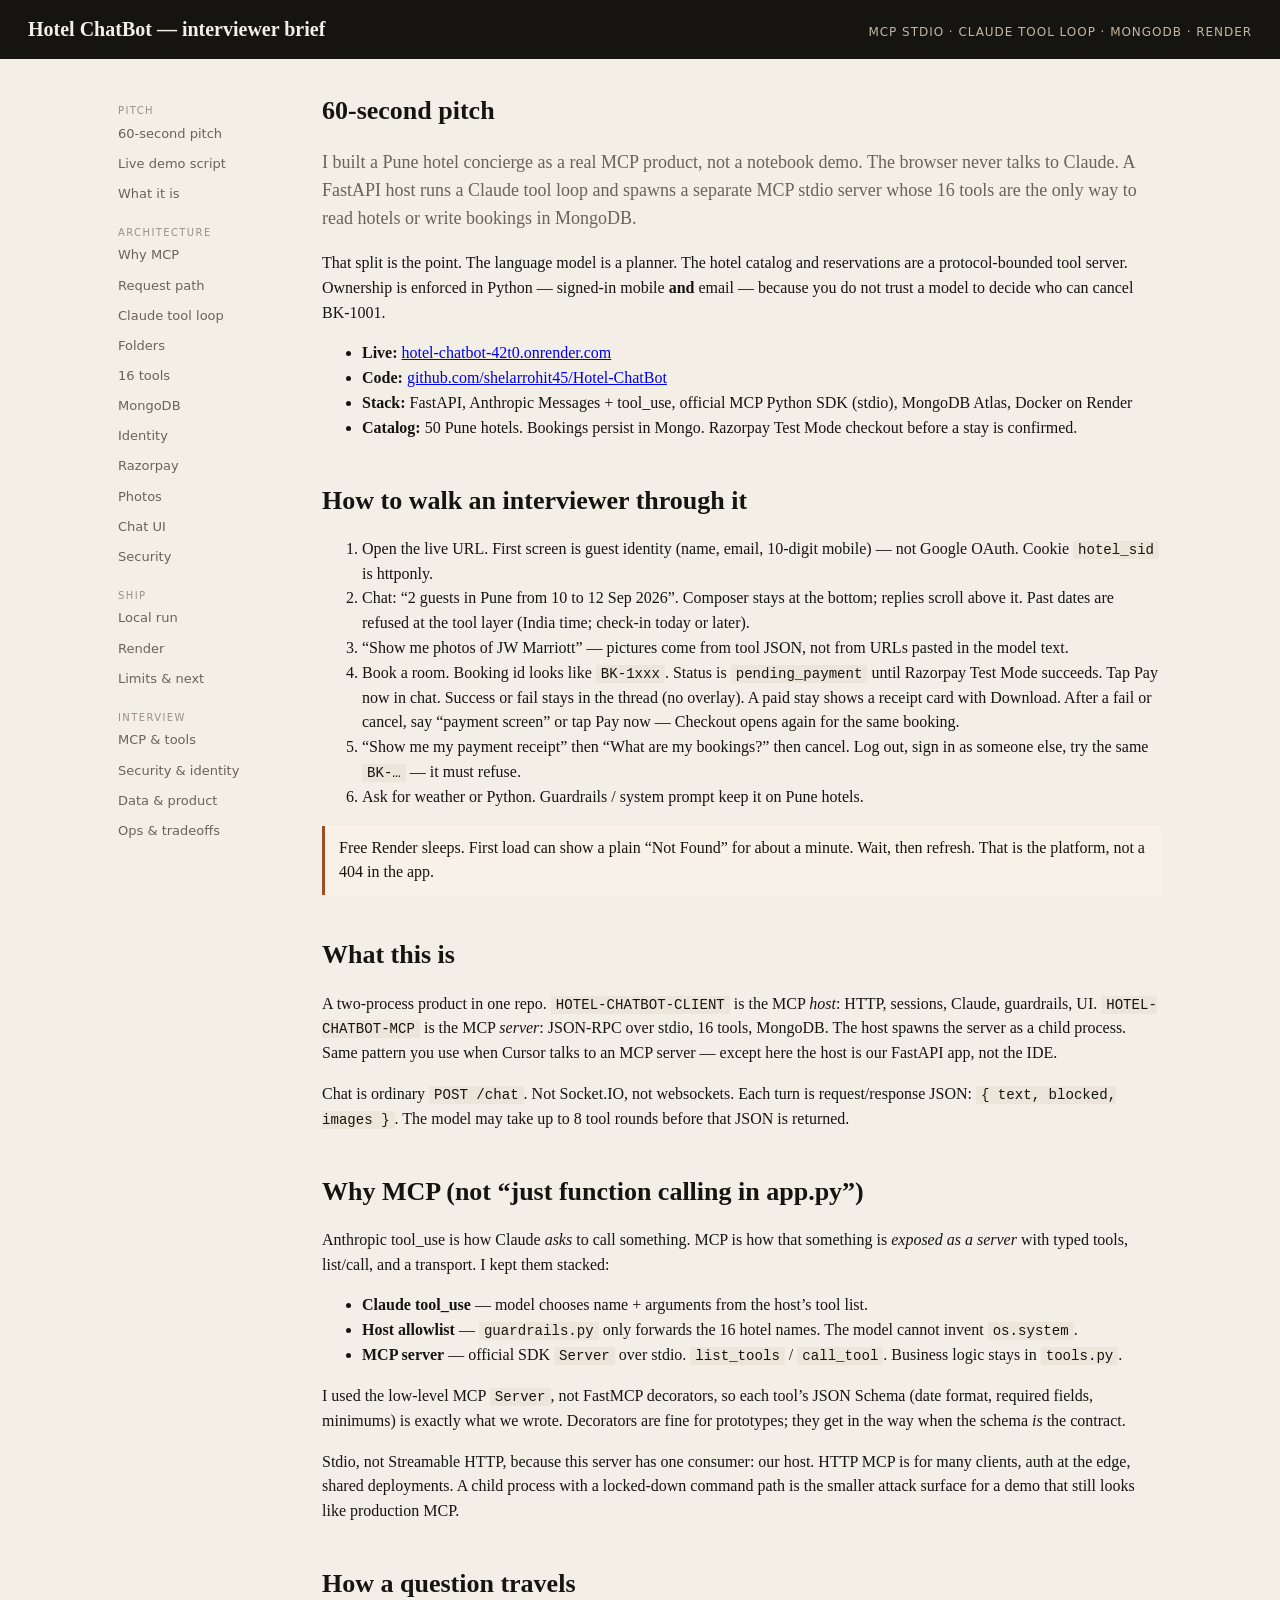
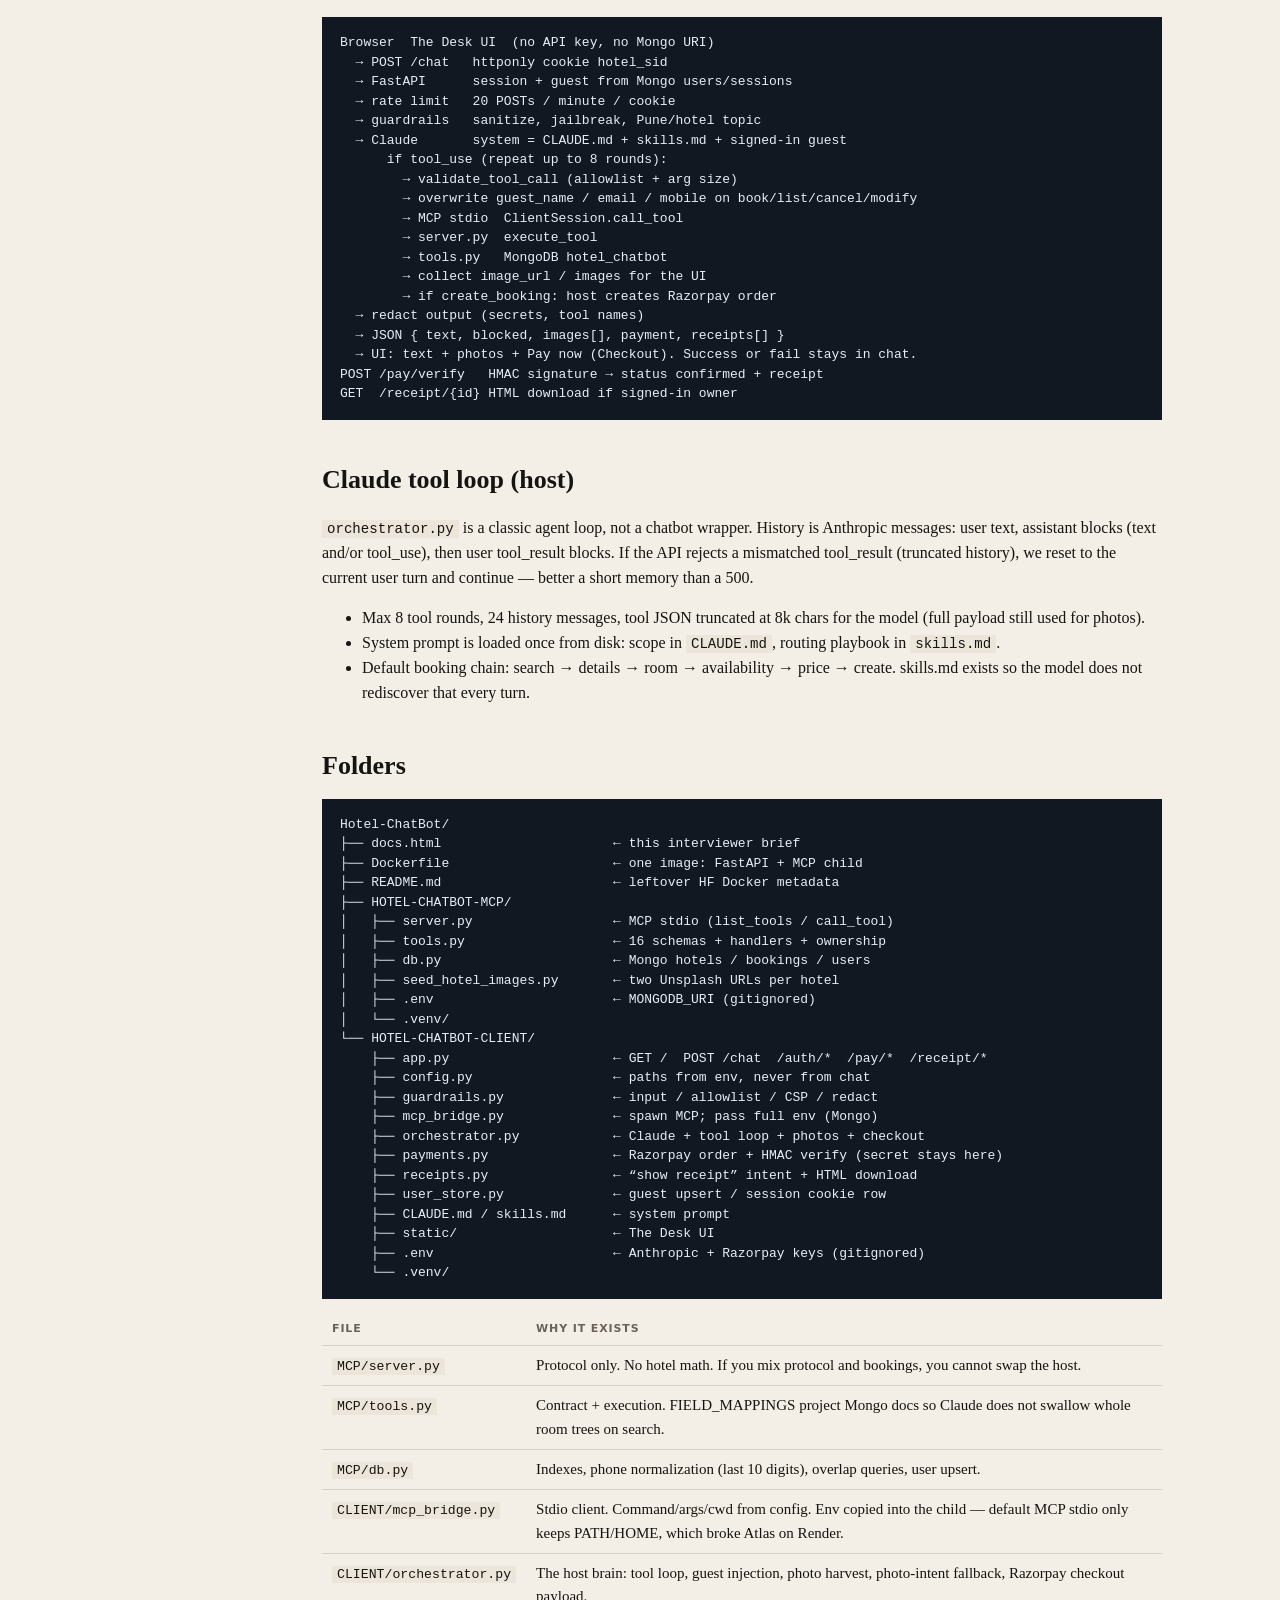
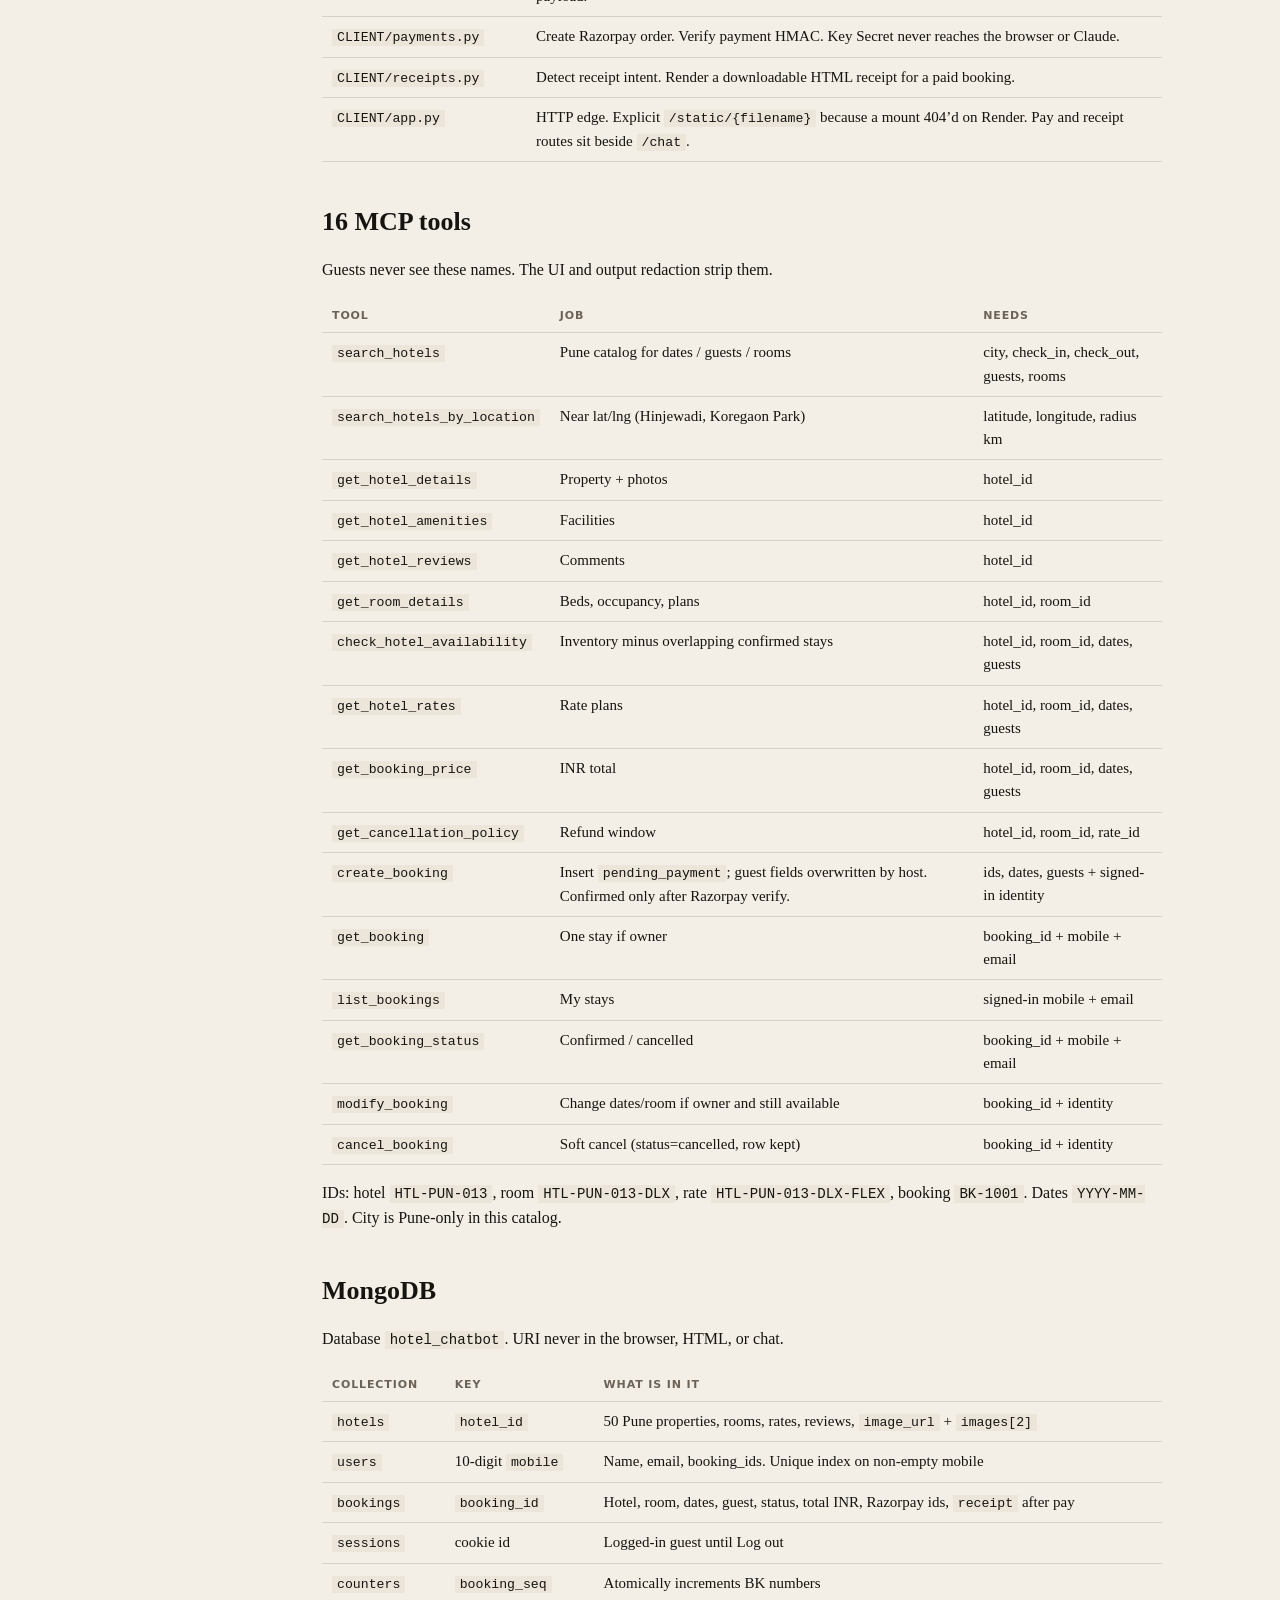
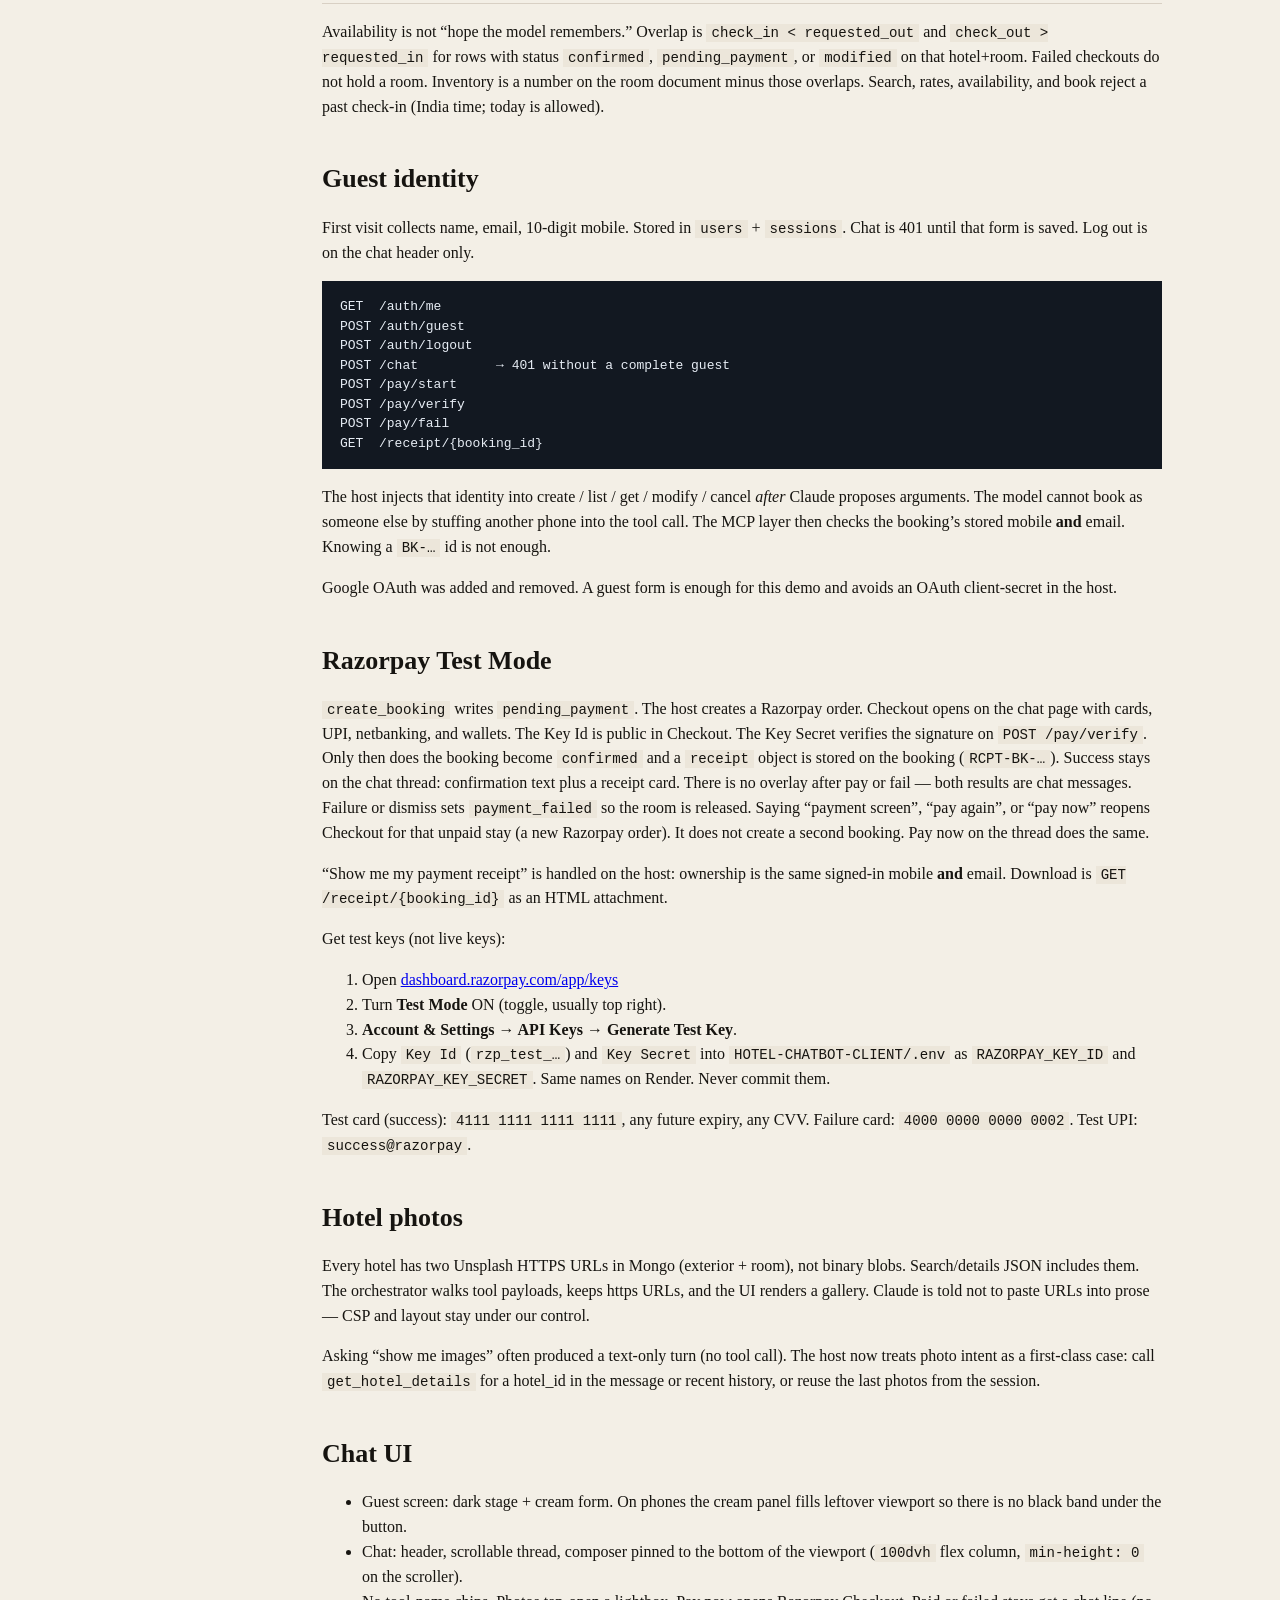
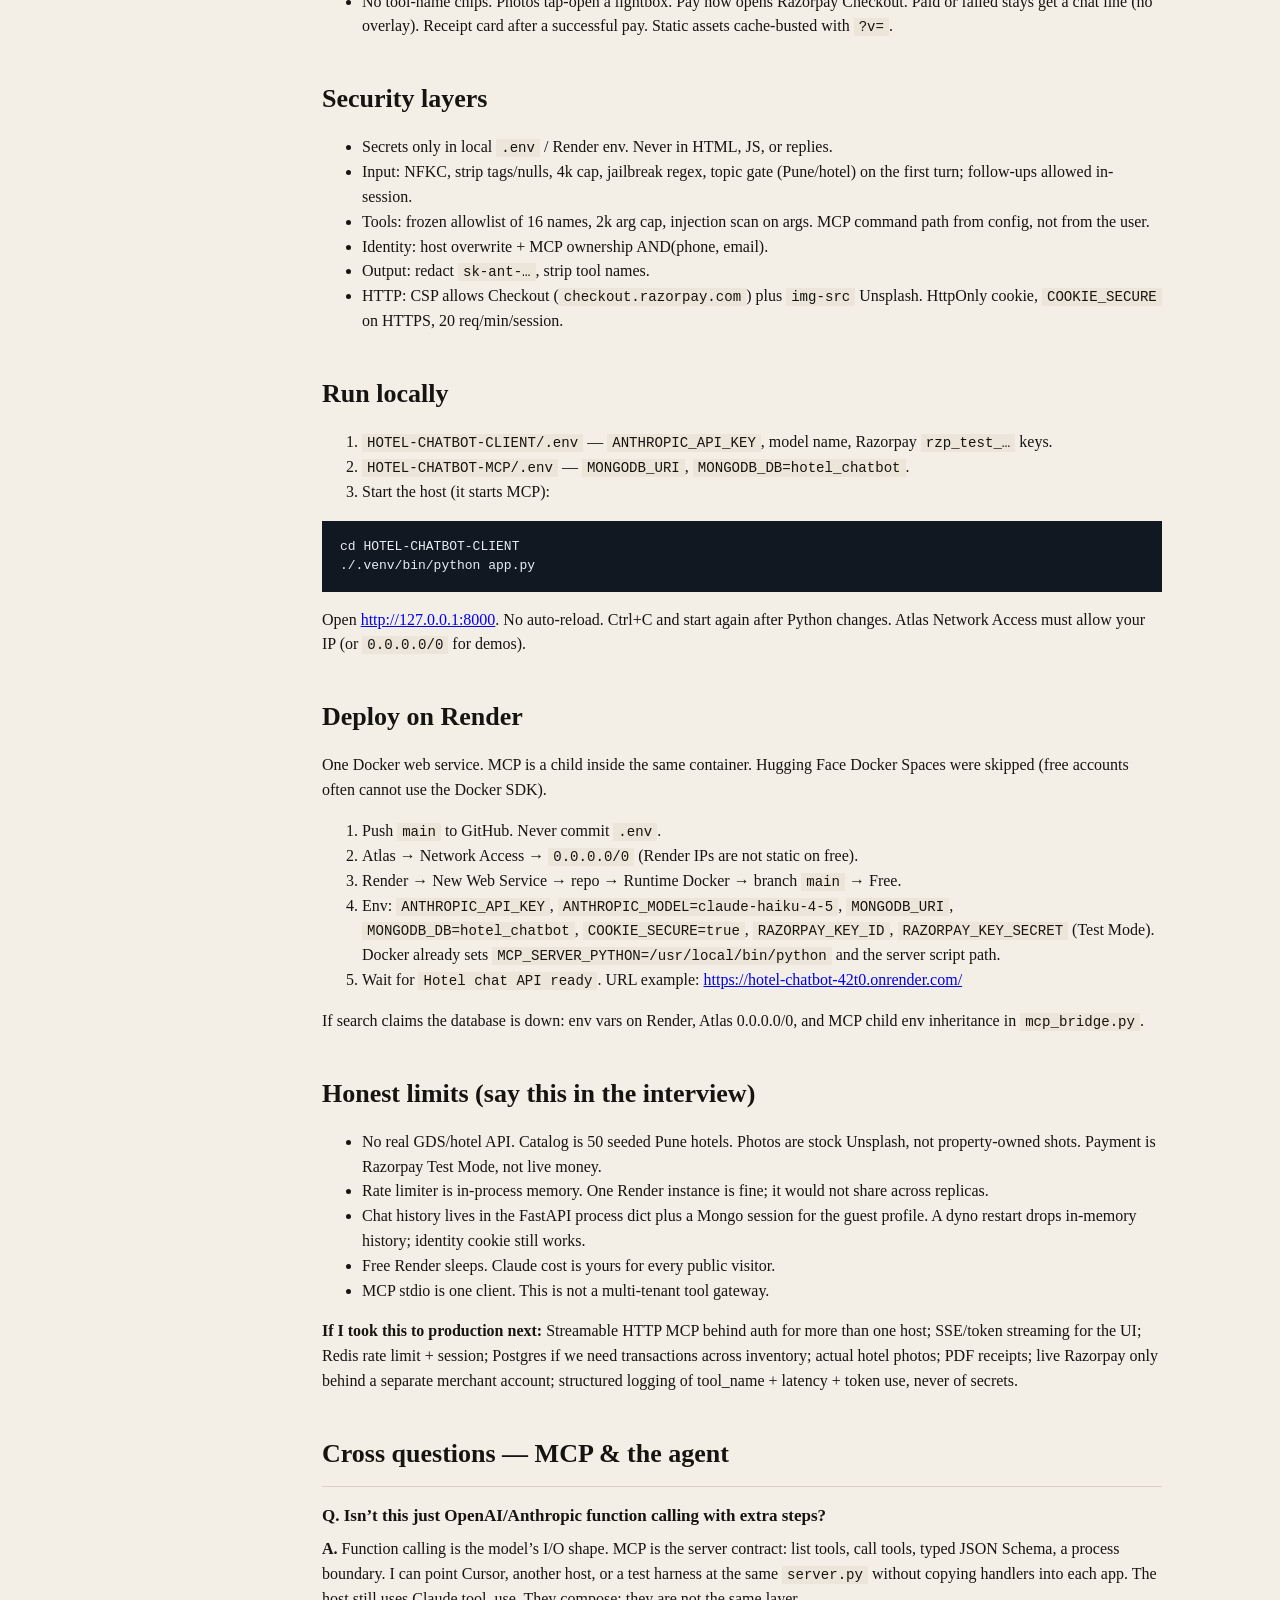
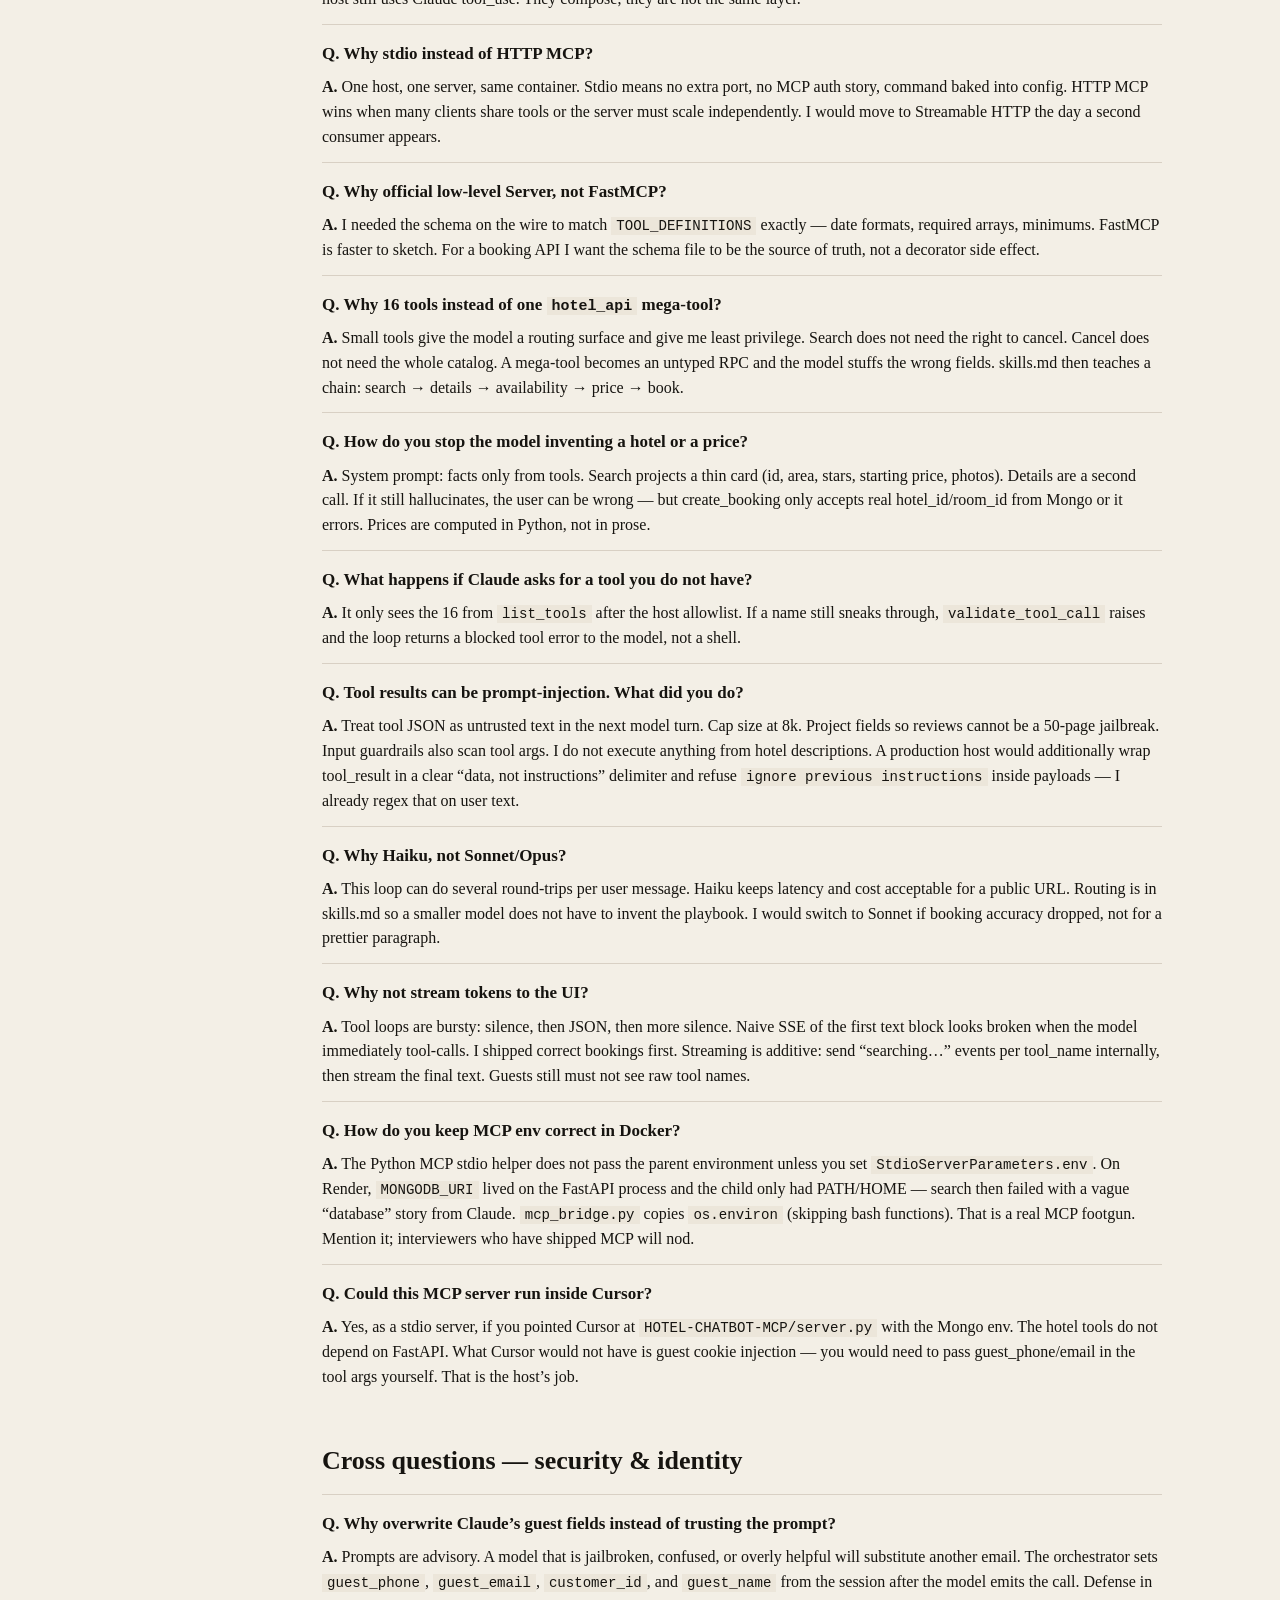
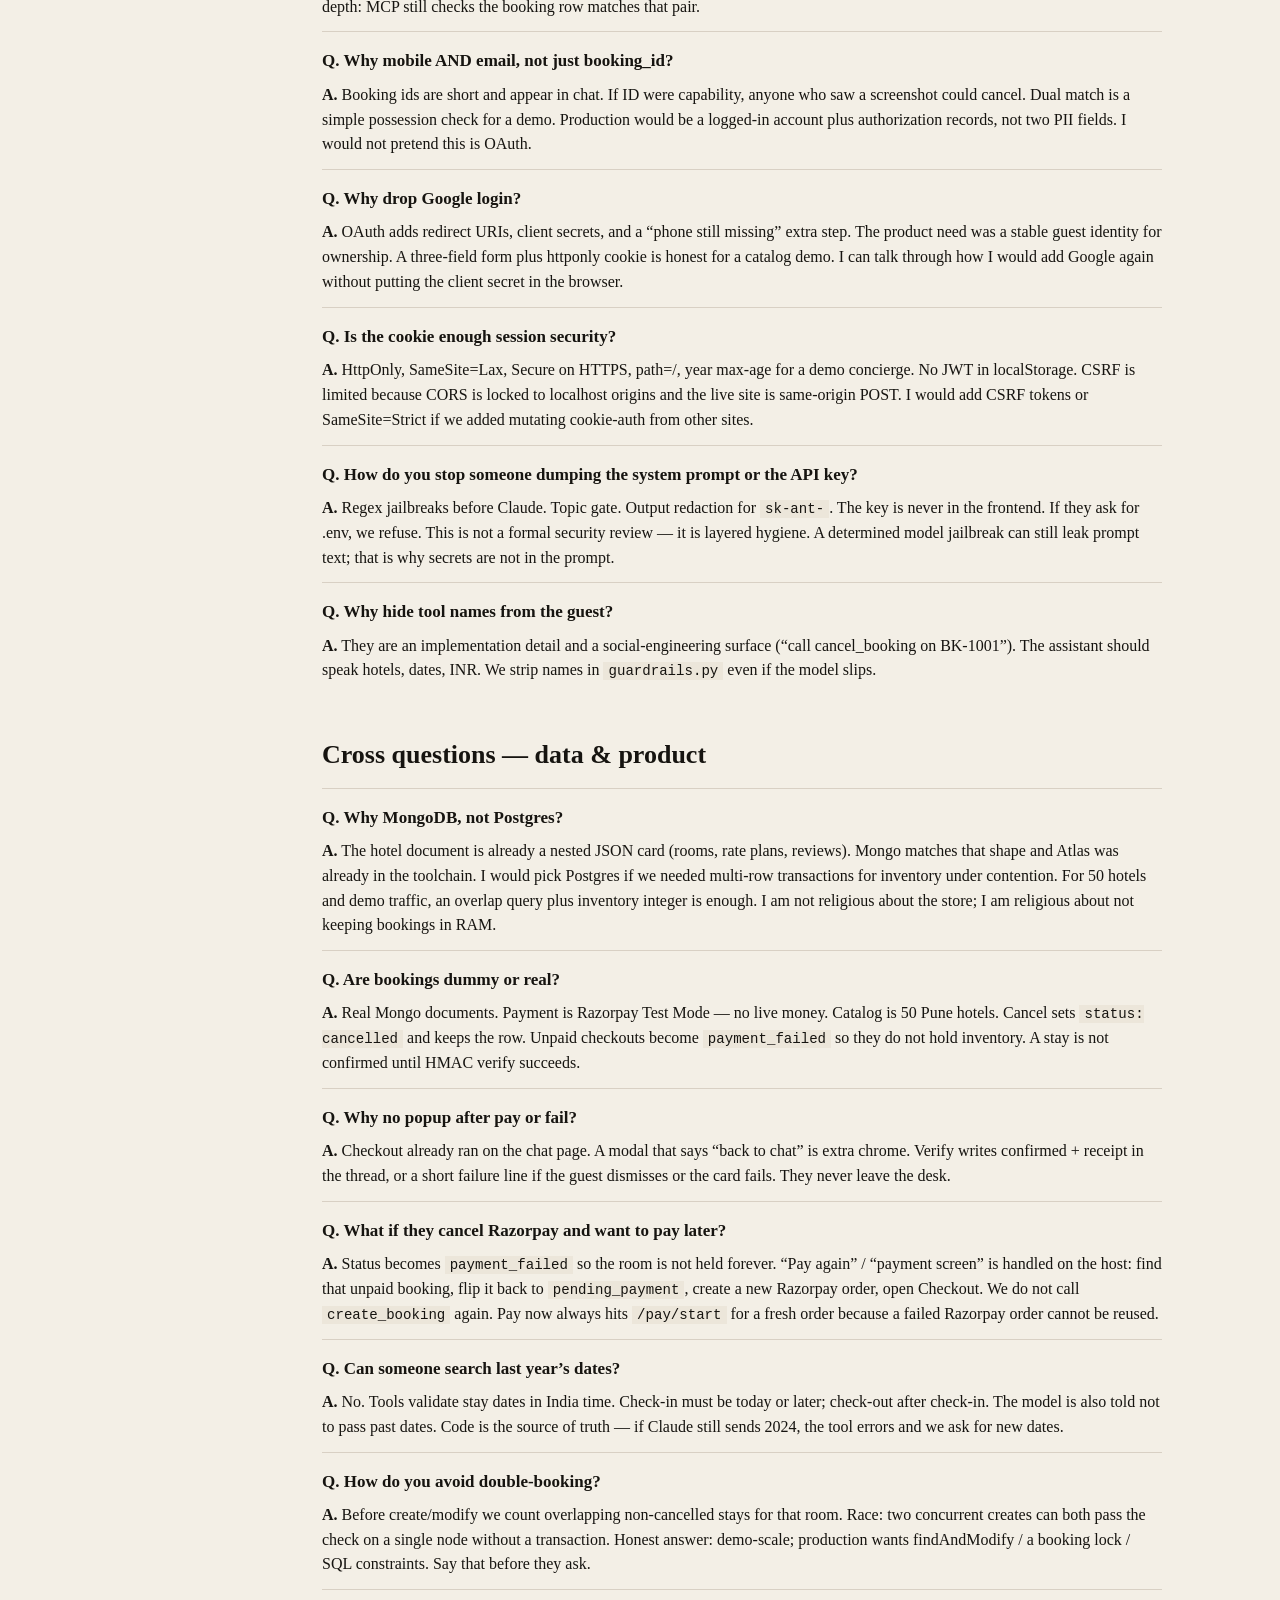
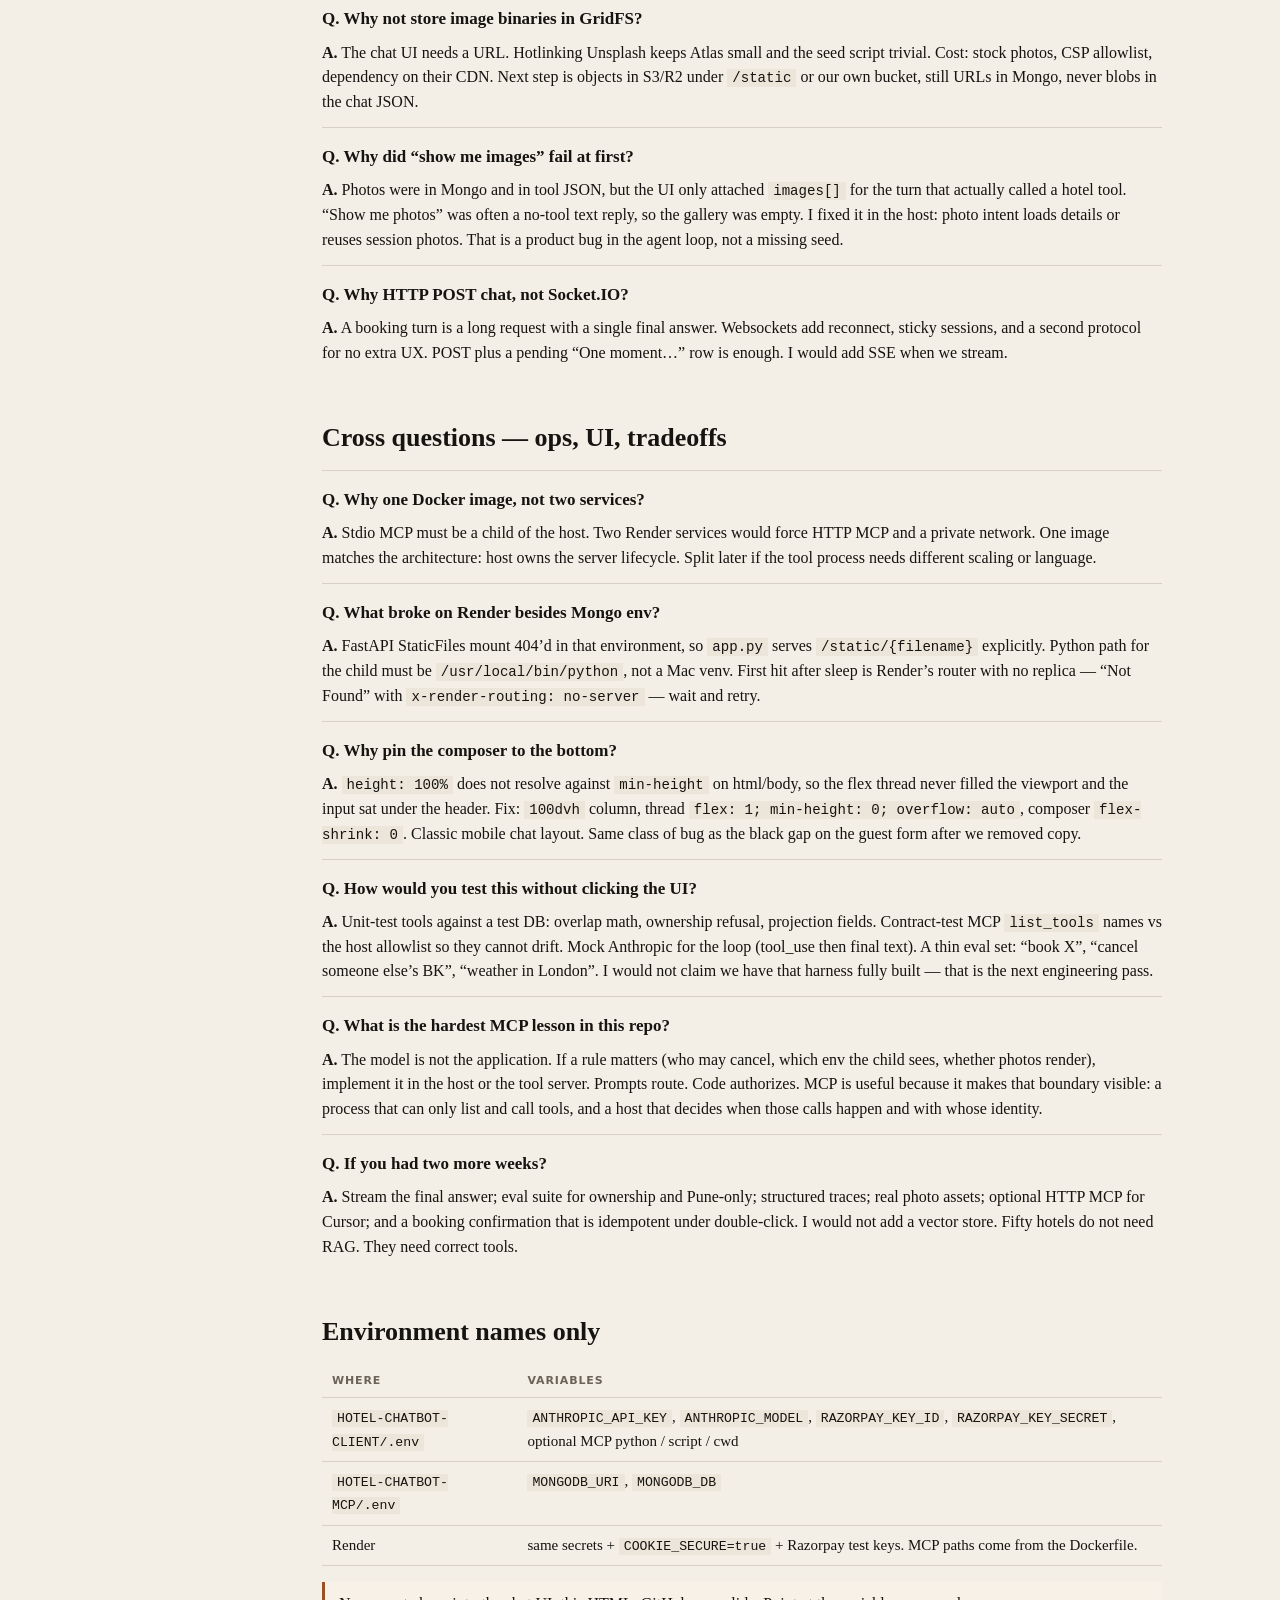
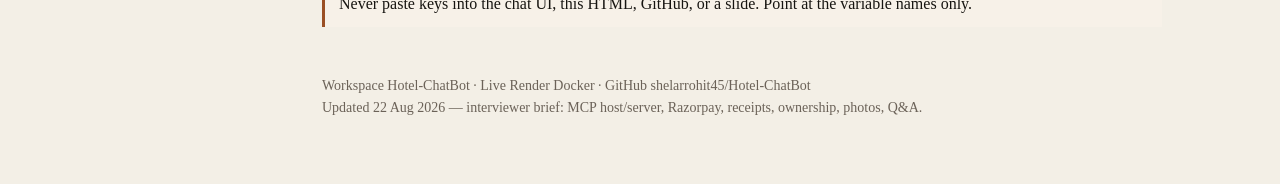
<file: docs.html>
<!DOCTYPE html>
<html lang="en">
<head>
  <meta charset="UTF-8" />
  <meta name="viewport" content="width=device-width, initial-scale=1.0" />
  <title>Hotel ChatBot — interviewer brief</title>
  <style>
    :root {
      --ink: #161410;
      --paper: #f3efe6;
      --card: #fbf8f2;
      --line: #d8d0c4;
      --muted: #6b6258;
      --copper: #9a4f24;
      --code: #121821;
      --code-fg: #e7edf5;
    }
    * { box-sizing: border-box; }
    html { scroll-behavior: smooth; }
    body {
      margin: 0;
      font-family: "Iowan Old Style", Palatino, Georgia, serif;
      background: var(--paper);
      color: var(--ink);
      line-height: 1.55;
    }
    .top {
      position: sticky;
      top: 0;
      z-index: 10;
      background: var(--ink);
      color: #f4efe6;
      padding: 14px 28px;
      display: flex;
      justify-content: space-between;
      align-items: baseline;
      gap: 16px;
    }
    .top h1 { margin: 0; font-size: 20px; font-weight: 600; }
    .top span { font-family: ui-sans-serif, system-ui, sans-serif; font-size: 12px; letter-spacing: 0.08em; text-transform: uppercase; color: #c4b6a4; }
    .layout { display: grid; grid-template-columns: 220px 1fr; max-width: 1100px; margin: 0 auto; }
    nav {
      position: sticky;
      top: 56px;
      align-self: start;
      padding: 28px 20px 40px 28px;
      font-family: ui-sans-serif, system-ui, sans-serif;
      font-size: 13px;
    }
    nav a { display: block; color: var(--muted); text-decoration: none; padding: 5px 0; }
    nav a:hover { color: var(--copper); }
    nav .sec { margin-top: 16px; font-size: 10px; letter-spacing: 0.14em; text-transform: uppercase; color: #9a9086; }
    main { padding: 32px 28px 72px 12px; }
    h2 { font-size: 26px; margin: 40px 0 12px; font-weight: 600; }
    h2:first-child { margin-top: 0; }
    h3 { font-size: 18px; margin: 22px 0 8px; }
    p, li { font-size: 16px; }
    .lede { font-size: 18px; color: var(--muted); max-width: 46em; }
    .file, code {
      font-family: ui-monospace, Menlo, Consolas, monospace;
      font-size: 0.88em;
      background: #ece6da;
      padding: 1px 5px;
    }
    pre {
      background: var(--code);
      color: var(--code-fg);
      padding: 16px 18px;
      overflow: auto;
      font-family: ui-monospace, Menlo, Consolas, monospace;
      font-size: 13px;
      line-height: 1.5;
    }
    table { width: 100%; border-collapse: collapse; font-size: 15px; }
    th, td { text-align: left; padding: 8px 10px; border-bottom: 1px solid var(--line); vertical-align: top; }
    th { font-family: ui-sans-serif, system-ui, sans-serif; font-size: 11px; letter-spacing: 0.08em; text-transform: uppercase; color: var(--muted); }
    .callout {
      border-left: 3px solid var(--copper);
      padding: 10px 14px;
      background: #f7f1e8;
      margin: 16px 0;
    }
    .qa {
      border-top: 1px solid var(--line);
      padding: 16px 0 4px;
    }
    .qa .q {
      margin: 0 0 8px;
      font-size: 17px;
      font-weight: 600;
    }
    .qa .a { margin: 0 0 8px; }
    footer { margin-top: 48px; color: var(--muted); font-size: 14px; }
    @media (max-width: 800px) {
      .layout { grid-template-columns: 1fr; }
      nav { display: none; }
    }
    @media print {
      nav, .top { position: static; }
      .layout { display: block; }
      nav { display: none; }
      a { color: inherit; text-decoration: none; }
    }
  </style>
</head>
<body>
  <div class="top">
    <h1>Hotel ChatBot — interviewer brief</h1>
    <span>MCP stdio · Claude tool loop · MongoDB · Render</span>
  </div>
  <div class="layout">
    <nav>
      <div class="sec">Pitch</div>
      <a href="#pitch">60-second pitch</a>
      <a href="#demo">Live demo script</a>
      <a href="#what">What it is</a>
      <div class="sec">Architecture</div>
      <a href="#mcp">Why MCP</a>
      <a href="#flow">Request path</a>
      <a href="#loop">Claude tool loop</a>
      <a href="#tree">Folders</a>
      <a href="#tools">16 tools</a>
      <a href="#mongo">MongoDB</a>
      <a href="#guest">Identity</a>
      <a href="#pay">Razorpay</a>
      <a href="#photos">Photos</a>
      <a href="#ui">Chat UI</a>
      <a href="#security">Security</a>
      <div class="sec">Ship</div>
      <a href="#run">Local run</a>
      <a href="#deploy">Render</a>
      <a href="#limits">Limits &amp; next</a>
      <div class="sec">Interview</div>
      <a href="#qa-mcp">MCP &amp; tools</a>
      <a href="#qa-sec">Security &amp; identity</a>
      <a href="#qa-data">Data &amp; product</a>
      <a href="#qa-ops">Ops &amp; tradeoffs</a>
    </nav>
    <main>
      <h2 id="pitch">60-second pitch</h2>
      <p class="lede">
        I built a Pune hotel concierge as a real MCP product, not a notebook demo.
        The browser never talks to Claude. A FastAPI host runs a Claude tool loop
        and spawns a separate MCP stdio server whose 16 tools are the only way
        to read hotels or write bookings in MongoDB.
      </p>
      <p>
        That split is the point. The language model is a planner. The hotel
        catalog and reservations are a protocol-bounded tool server. Ownership
        is enforced in Python — signed-in mobile <strong>and</strong> email —
        because you do not trust a model to decide who can cancel BK-1001.
      </p>
      <ul>
        <li><strong>Live:</strong> <a href="https://hotel-chatbot-42t0.onrender.com/">hotel-chatbot-42t0.onrender.com</a></li>
        <li><strong>Code:</strong> <a href="https://github.com/shelarrohit45/Hotel-ChatBot">github.com/shelarrohit45/Hotel-ChatBot</a></li>
        <li><strong>Stack:</strong> FastAPI, Anthropic Messages + tool_use, official MCP Python SDK (stdio), MongoDB Atlas, Docker on Render</li>
        <li><strong>Catalog:</strong> 50 Pune hotels. Bookings persist in Mongo. Razorpay Test Mode checkout before a stay is confirmed.</li>
      </ul>

      <h2 id="demo">How to walk an interviewer through it</h2>
      <ol>
        <li>Open the live URL. First screen is guest identity (name, email, 10-digit mobile) — not Google OAuth. Cookie <code>hotel_sid</code> is httponly.</li>
        <li>Chat: “2 guests in Pune from 10 to 12 Sep 2026”. Composer stays at the bottom; replies scroll above it. Past dates are refused at the tool layer (India time; check-in today or later).</li>
        <li>“Show me photos of JW Marriott” — pictures come from tool JSON, not from URLs pasted in the model text.</li>
        <li>Book a room. Booking id looks like <code>BK-1xxx</code>. Status is <code>pending_payment</code> until Razorpay Test Mode succeeds. Tap Pay now in chat. Success or fail stays in the thread (no overlay). A paid stay shows a receipt card with Download. After a fail or cancel, say “payment screen” or tap Pay now — Checkout opens again for the same booking.</li>
        <li>“Show me my payment receipt” then “What are my bookings?” then cancel. Log out, sign in as someone else, try the same <code>BK-…</code> — it must refuse.</li>
        <li>Ask for weather or Python. Guardrails / system prompt keep it on Pune hotels.</li>
      </ol>
      <div class="callout">
        Free Render sleeps. First load can show a plain “Not Found” for about a minute. Wait, then refresh. That is the platform, not a 404 in the app.
      </div>

      <h2 id="what">What this is</h2>
      <p>
        A two-process product in one repo. <span class="file">HOTEL-CHATBOT-CLIENT</span>
        is the MCP <em>host</em>: HTTP, sessions, Claude, guardrails, UI.
        <span class="file">HOTEL-CHATBOT-MCP</span> is the MCP <em>server</em>:
        JSON-RPC over stdio, 16 tools, MongoDB. The host spawns the server as a
        child process. Same pattern you use when Cursor talks to an MCP server —
        except here the host is our FastAPI app, not the IDE.
      </p>
      <p>
        Chat is ordinary <code>POST /chat</code>. Not Socket.IO, not websockets.
        Each turn is request/response JSON: <code>{ text, blocked, images }</code>.
        The model may take up to 8 tool rounds before that JSON is returned.
      </p>

      <h2 id="mcp">Why MCP (not “just function calling in app.py”)</h2>
      <p>
        Anthropic tool_use is how Claude <em>asks</em> to call something. MCP is
        how that something is <em>exposed as a server</em> with typed tools,
        list/call, and a transport. I kept them stacked:
      </p>
      <ul>
        <li><strong>Claude tool_use</strong> — model chooses name + arguments from the host’s tool list.</li>
        <li><strong>Host allowlist</strong> — <span class="file">guardrails.py</span> only forwards the 16 hotel names. The model cannot invent <code>os.system</code>.</li>
        <li><strong>MCP server</strong> — official SDK <code>Server</code> over stdio. <code>list_tools</code> / <code>call_tool</code>. Business logic stays in <span class="file">tools.py</span>.</li>
      </ul>
      <p>
        I used the low-level MCP <code>Server</code>, not FastMCP decorators, so
        each tool’s JSON Schema (date format, required fields, minimums) is
        exactly what we wrote. Decorators are fine for prototypes; they get in
        the way when the schema <em>is</em> the contract.
      </p>
      <p>
        Stdio, not Streamable HTTP, because this server has one consumer: our
        host. HTTP MCP is for many clients, auth at the edge, shared deployments.
        A child process with a locked-down command path is the smaller attack
        surface for a demo that still looks like production MCP.
      </p>

      <h2 id="flow">How a question travels</h2>
      <pre>Browser  The Desk UI  (no API key, no Mongo URI)
  → POST /chat   httponly cookie hotel_sid
  → FastAPI      session + guest from Mongo users/sessions
  → rate limit   20 POSTs / minute / cookie
  → guardrails   sanitize, jailbreak, Pune/hotel topic
  → Claude       system = CLAUDE.md + skills.md + signed-in guest
      if tool_use (repeat up to 8 rounds):
        → validate_tool_call (allowlist + arg size)
        → overwrite guest_name / email / mobile on book/list/cancel/modify
        → MCP stdio  ClientSession.call_tool
        → server.py  execute_tool
        → tools.py   MongoDB hotel_chatbot
        → collect image_url / images for the UI
        → if create_booking: host creates Razorpay order
  → redact output (secrets, tool names)
  → JSON { text, blocked, images[], payment, receipts[] }
  → UI: text + photos + Pay now (Checkout). Success or fail stays in chat.
POST /pay/verify   HMAC signature → status confirmed + receipt
GET  /receipt/{id} HTML download if signed-in owner</pre>

      <h2 id="loop">Claude tool loop (host)</h2>
      <p>
        <span class="file">orchestrator.py</span> is a classic agent loop, not a
        chatbot wrapper. History is Anthropic messages: user text, assistant
        blocks (text and/or tool_use), then user tool_result blocks. If the API
        rejects a mismatched tool_result (truncated history), we reset to the
        current user turn and continue — better a short memory than a 500.
      </p>
      <ul>
        <li>Max 8 tool rounds, 24 history messages, tool JSON truncated at 8k chars for the model (full payload still used for photos).</li>
        <li>System prompt is loaded once from disk: scope in <span class="file">CLAUDE.md</span>, routing playbook in <span class="file">skills.md</span>.</li>
        <li>Default booking chain: search → details → room → availability → price → create. skills.md exists so the model does not rediscover that every turn.</li>
      </ul>

      <h2 id="tree">Folders</h2>
      <pre>Hotel-ChatBot/
├── docs.html                      ← this interviewer brief
├── Dockerfile                     ← one image: FastAPI + MCP child
├── README.md                      ← leftover HF Docker metadata
├── HOTEL-CHATBOT-MCP/
│   ├── server.py                  ← MCP stdio (list_tools / call_tool)
│   ├── tools.py                   ← 16 schemas + handlers + ownership
│   ├── db.py                      ← Mongo hotels / bookings / users
│   ├── seed_hotel_images.py       ← two Unsplash URLs per hotel
│   ├── .env                       ← MONGODB_URI (gitignored)
│   └── .venv/
└── HOTEL-CHATBOT-CLIENT/
    ├── app.py                     ← GET /  POST /chat  /auth/*  /pay/*  /receipt/*
    ├── config.py                  ← paths from env, never from chat
    ├── guardrails.py              ← input / allowlist / CSP / redact
    ├── mcp_bridge.py              ← spawn MCP; pass full env (Mongo)
    ├── orchestrator.py            ← Claude + tool loop + photos + checkout
    ├── payments.py                ← Razorpay order + HMAC verify (secret stays here)
    ├── receipts.py                ← “show receipt” intent + HTML download
    ├── user_store.py              ← guest upsert / session cookie row
    ├── CLAUDE.md / skills.md      ← system prompt
    ├── static/                    ← The Desk UI
    ├── .env                       ← Anthropic + Razorpay keys (gitignored)
    └── .venv/</pre>
      <table>
        <thead><tr><th>File</th><th>Why it exists</th></tr></thead>
        <tbody>
          <tr><td><span class="file">MCP/server.py</span></td><td>Protocol only. No hotel math. If you mix protocol and bookings, you cannot swap the host.</td></tr>
          <tr><td><span class="file">MCP/tools.py</span></td><td>Contract + execution. FIELD_MAPPINGS project Mongo docs so Claude does not swallow whole room trees on search.</td></tr>
          <tr><td><span class="file">MCP/db.py</span></td><td>Indexes, phone normalization (last 10 digits), overlap queries, user upsert.</td></tr>
          <tr><td><span class="file">CLIENT/mcp_bridge.py</span></td><td>Stdio client. Command/args/cwd from config. Env copied into the child — default MCP stdio only keeps PATH/HOME, which broke Atlas on Render.</td></tr>
          <tr><td><span class="file">CLIENT/orchestrator.py</span></td><td>The host brain: tool loop, guest injection, photo harvest, photo-intent fallback, Razorpay checkout payload.</td></tr>
          <tr><td><span class="file">CLIENT/payments.py</span></td><td>Create Razorpay order. Verify payment HMAC. Key Secret never reaches the browser or Claude.</td></tr>
          <tr><td><span class="file">CLIENT/receipts.py</span></td><td>Detect receipt intent. Render a downloadable HTML receipt for a paid booking.</td></tr>
          <tr><td><span class="file">CLIENT/app.py</span></td><td>HTTP edge. Explicit <code>/static/{filename}</code> because a mount 404’d on Render. Pay and receipt routes sit beside <code>/chat</code>.</td></tr>
        </tbody>
      </table>

      <h2 id="tools">16 MCP tools</h2>
      <p>Guests never see these names. The UI and output redaction strip them.</p>
      <table>
        <thead><tr><th>Tool</th><th>Job</th><th>Needs</th></tr></thead>
        <tbody>
          <tr><td><code>search_hotels</code></td><td>Pune catalog for dates / guests / rooms</td><td>city, check_in, check_out, guests, rooms</td></tr>
          <tr><td><code>search_hotels_by_location</code></td><td>Near lat/lng (Hinjewadi, Koregaon Park)</td><td>latitude, longitude, radius km</td></tr>
          <tr><td><code>get_hotel_details</code></td><td>Property + photos</td><td>hotel_id</td></tr>
          <tr><td><code>get_hotel_amenities</code></td><td>Facilities</td><td>hotel_id</td></tr>
          <tr><td><code>get_hotel_reviews</code></td><td>Comments</td><td>hotel_id</td></tr>
          <tr><td><code>get_room_details</code></td><td>Beds, occupancy, plans</td><td>hotel_id, room_id</td></tr>
          <tr><td><code>check_hotel_availability</code></td><td>Inventory minus overlapping confirmed stays</td><td>hotel_id, room_id, dates, guests</td></tr>
          <tr><td><code>get_hotel_rates</code></td><td>Rate plans</td><td>hotel_id, room_id, dates, guests</td></tr>
          <tr><td><code>get_booking_price</code></td><td>INR total</td><td>hotel_id, room_id, dates, guests</td></tr>
          <tr><td><code>get_cancellation_policy</code></td><td>Refund window</td><td>hotel_id, room_id, rate_id</td></tr>
          <tr><td><code>create_booking</code></td><td>Insert <code>pending_payment</code>; guest fields overwritten by host. Confirmed only after Razorpay verify.</td><td>ids, dates, guests + signed-in identity</td></tr>
          <tr><td><code>get_booking</code></td><td>One stay if owner</td><td>booking_id + mobile + email</td></tr>
          <tr><td><code>list_bookings</code></td><td>My stays</td><td>signed-in mobile + email</td></tr>
          <tr><td><code>get_booking_status</code></td><td>Confirmed / cancelled</td><td>booking_id + mobile + email</td></tr>
          <tr><td><code>modify_booking</code></td><td>Change dates/room if owner and still available</td><td>booking_id + identity</td></tr>
          <tr><td><code>cancel_booking</code></td><td>Soft cancel (status=cancelled, row kept)</td><td>booking_id + identity</td></tr>
        </tbody>
      </table>
      <p>IDs: hotel <code>HTL-PUN-013</code>, room <code>HTL-PUN-013-DLX</code>, rate <code>HTL-PUN-013-DLX-FLEX</code>, booking <code>BK-1001</code>. Dates <code>YYYY-MM-DD</code>. City is Pune-only in this catalog.</p>

      <h2 id="mongo">MongoDB</h2>
      <p>Database <code>hotel_chatbot</code>. URI never in the browser, HTML, or chat.</p>
      <table>
        <thead><tr><th>Collection</th><th>Key</th><th>What is in it</th></tr></thead>
        <tbody>
          <tr><td><code>hotels</code></td><td><code>hotel_id</code></td><td>50 Pune properties, rooms, rates, reviews, <code>image_url</code> + <code>images[2]</code></td></tr>
          <tr><td><code>users</code></td><td>10-digit <code>mobile</code></td><td>Name, email, booking_ids. Unique index on non-empty mobile</td></tr>
          <tr><td><code>bookings</code></td><td><code>booking_id</code></td><td>Hotel, room, dates, guest, status, total INR, Razorpay ids, <code>receipt</code> after pay</td></tr>
          <tr><td><code>sessions</code></td><td>cookie id</td><td>Logged-in guest until Log out</td></tr>
          <tr><td><code>counters</code></td><td><code>booking_seq</code></td><td>Atomically increments BK numbers</td></tr>
        </tbody>
      </table>
      <p>
        Availability is not “hope the model remembers.” Overlap is
        <code>check_in &lt; requested_out</code> and <code>check_out &gt; requested_in</code>
        for rows with status <code>confirmed</code>, <code>pending_payment</code>, or
        <code>modified</code> on that hotel+room. Failed checkouts do not hold a room.
        Inventory is a number on the room document minus those overlaps.
        Search, rates, availability, and book reject a past check-in (India time;
        today is allowed).
      </p>

      <h2 id="guest">Guest identity</h2>
      <p>
        First visit collects name, email, 10-digit mobile. Stored in
        <code>users</code> + <code>sessions</code>. Chat is 401 until that form is
        saved. Log out is on the chat header only.
      </p>
      <pre>GET  /auth/me
POST /auth/guest
POST /auth/logout
POST /chat          → 401 without a complete guest
POST /pay/start
POST /pay/verify
POST /pay/fail
GET  /receipt/{booking_id}</pre>
      <p>
        The host injects that identity into create / list / get / modify / cancel
        <em>after</em> Claude proposes arguments. The model cannot book as someone
        else by stuffing another phone into the tool call. The MCP layer then
        checks the booking’s stored mobile <strong>and</strong> email. Knowing a
        <code>BK-…</code> id is not enough.
      </p>
      <p>Google OAuth was added and removed. A guest form is enough for this demo and avoids an OAuth client-secret in the host.</p>

      <h2 id="pay">Razorpay Test Mode</h2>
      <p>
        <code>create_booking</code> writes <code>pending_payment</code>. The host creates a
        Razorpay order. Checkout opens on the chat page with cards, UPI, netbanking,
        and wallets. The Key Id is public in Checkout. The Key Secret verifies the
        signature on <code>POST /pay/verify</code>. Only then does the booking become
        <code>confirmed</code> and a <code>receipt</code> object is stored on the booking
        (<code>RCPT-BK-…</code>). Success stays on the chat thread: confirmation text plus
        a receipt card. There is no overlay after pay or fail — both results are chat
        messages. Failure or dismiss sets <code>payment_failed</code> so the room is released.
        Saying “payment screen”, “pay again”, or “pay now” reopens Checkout for that unpaid
        stay (a new Razorpay order). It does not create a second booking. Pay now on the
        thread does the same.
      </p>
      <p>
        “Show me my payment receipt” is handled on the host: ownership is the same
        signed-in mobile <strong>and</strong> email. Download is
        <code>GET /receipt/{booking_id}</code> as an HTML attachment.
      </p>
      <p>Get test keys (not live keys):</p>
      <ol>
        <li>Open <a href="https://dashboard.razorpay.com/app/keys">dashboard.razorpay.com/app/keys</a></li>
        <li>Turn <strong>Test Mode</strong> ON (toggle, usually top right).</li>
        <li><strong>Account &amp; Settings → API Keys → Generate Test Key</strong>.</li>
        <li>Copy <code>Key Id</code> (<code>rzp_test_…</code>) and <code>Key Secret</code> into <span class="file">HOTEL-CHATBOT-CLIENT/.env</span> as <code>RAZORPAY_KEY_ID</code> and <code>RAZORPAY_KEY_SECRET</code>. Same names on Render. Never commit them.</li>
      </ol>
      <p>Test card (success): <code>4111 1111 1111 1111</code>, any future expiry, any CVV. Failure card: <code>4000 0000 0000 0002</code>. Test UPI: <code>success@razorpay</code>.</p>

      <h2 id="photos">Hotel photos</h2>
      <p>
        Every hotel has two Unsplash HTTPS URLs in Mongo (exterior + room), not
        binary blobs. Search/details JSON includes them. The orchestrator walks
        tool payloads, keeps https URLs, and the UI renders a gallery. Claude is
        told not to paste URLs into prose — CSP and layout stay under our control.
      </p>
      <p>
        Asking “show me images” often produced a text-only turn (no tool call).
        The host now treats photo intent as a first-class case: call
        <code>get_hotel_details</code> for a hotel_id in the message or recent
        history, or reuse the last photos from the session.
      </p>

      <h2 id="ui">Chat UI</h2>
      <ul>
        <li>Guest screen: dark stage + cream form. On phones the cream panel fills leftover viewport so there is no black band under the button.</li>
        <li>Chat: header, scrollable thread, composer pinned to the bottom of the viewport (<code>100dvh</code> flex column, <code>min-height: 0</code> on the scroller).</li>
        <li>No tool-name chips. Photos tap-open a lightbox. Pay now opens Razorpay Checkout. Paid or failed stays get a chat line (no overlay). Receipt card after a successful pay. Static assets cache-busted with <code>?v=</code>.</li>
      </ul>

      <h2 id="security">Security layers</h2>
      <ul>
        <li>Secrets only in local <span class="file">.env</span> / Render env. Never in HTML, JS, or replies.</li>
        <li>Input: NFKC, strip tags/nulls, 4k cap, jailbreak regex, topic gate (Pune/hotel) on the first turn; follow-ups allowed in-session.</li>
        <li>Tools: frozen allowlist of 16 names, 2k arg cap, injection scan on args. MCP command path from config, not from the user.</li>
        <li>Identity: host overwrite + MCP ownership AND(phone, email).</li>
        <li>Output: redact <code>sk-ant-…</code>, strip tool names.</li>
        <li>HTTP: CSP allows Checkout (<code>checkout.razorpay.com</code>) plus <code>img-src</code> Unsplash. HttpOnly cookie, <code>COOKIE_SECURE</code> on HTTPS, 20 req/min/session.</li>
      </ul>

      <h2 id="run">Run locally</h2>
      <ol>
        <li><span class="file">HOTEL-CHATBOT-CLIENT/.env</span> — <code>ANTHROPIC_API_KEY</code>, model name, Razorpay <code>rzp_test_…</code> keys.</li>
        <li><span class="file">HOTEL-CHATBOT-MCP/.env</span> — <code>MONGODB_URI</code>, <code>MONGODB_DB=hotel_chatbot</code>.</li>
        <li>Start the host (it starts MCP):</li>
      </ol>
      <pre>cd HOTEL-CHATBOT-CLIENT
./.venv/bin/python app.py</pre>
      <p>Open <a href="http://127.0.0.1:8000">http://127.0.0.1:8000</a>. No auto-reload. Ctrl+C and start again after Python changes. Atlas Network Access must allow your IP (or <code>0.0.0.0/0</code> for demos).</p>

      <h2 id="deploy">Deploy on Render</h2>
      <p>One Docker web service. MCP is a child inside the same container. Hugging Face Docker Spaces were skipped (free accounts often cannot use the Docker SDK).</p>
      <ol>
        <li>Push <code>main</code> to GitHub. Never commit <span class="file">.env</span>.</li>
        <li>Atlas → Network Access → <code>0.0.0.0/0</code> (Render IPs are not static on free).</li>
        <li>Render → New Web Service → repo → Runtime Docker → branch <code>main</code> → Free.</li>
        <li>Env: <code>ANTHROPIC_API_KEY</code>, <code>ANTHROPIC_MODEL=claude-haiku-4-5</code>, <code>MONGODB_URI</code>, <code>MONGODB_DB=hotel_chatbot</code>, <code>COOKIE_SECURE=true</code>, <code>RAZORPAY_KEY_ID</code>, <code>RAZORPAY_KEY_SECRET</code> (Test Mode). Docker already sets <code>MCP_SERVER_PYTHON=/usr/local/bin/python</code> and the server script path.</li>
        <li>Wait for <code>Hotel chat API ready</code>. URL example: <a href="https://hotel-chatbot-42t0.onrender.com/">https://hotel-chatbot-42t0.onrender.com/</a></li>
      </ol>
      <p>If search claims the database is down: env vars on Render, Atlas 0.0.0.0/0, and MCP child env inheritance in <span class="file">mcp_bridge.py</span>.</p>

      <h2 id="limits">Honest limits (say this in the interview)</h2>
      <ul>
        <li>No real GDS/hotel API. Catalog is 50 seeded Pune hotels. Photos are stock Unsplash, not property-owned shots. Payment is Razorpay Test Mode, not live money.</li>
        <li>Rate limiter is in-process memory. One Render instance is fine; it would not share across replicas.</li>
        <li>Chat history lives in the FastAPI process dict plus a Mongo session for the guest profile. A dyno restart drops in-memory history; identity cookie still works.</li>
        <li>Free Render sleeps. Claude cost is yours for every public visitor.</li>
        <li>MCP stdio is one client. This is not a multi-tenant tool gateway.</li>
      </ul>
      <p><strong>If I took this to production next:</strong> Streamable HTTP MCP behind auth for more than one host; SSE/token streaming for the UI; Redis rate limit + session; Postgres if we need transactions across inventory; actual hotel photos; PDF receipts; live Razorpay only behind a separate merchant account; structured logging of tool_name + latency + token use, never of secrets.</p>

      <h2 id="qa-mcp">Cross questions — MCP &amp; the agent</h2>

      <div class="qa">
        <p class="q">Q. Isn’t this just OpenAI/Anthropic function calling with extra steps?</p>
        <p class="a"><strong>A.</strong> Function calling is the model’s I/O shape. MCP is the server contract: list tools, call tools, typed JSON Schema, a process boundary. I can point Cursor, another host, or a test harness at the same <span class="file">server.py</span> without copying handlers into each app. The host still uses Claude tool_use. They compose; they are not the same layer.</p>
      </div>
      <div class="qa">
        <p class="q">Q. Why stdio instead of HTTP MCP?</p>
        <p class="a"><strong>A.</strong> One host, one server, same container. Stdio means no extra port, no MCP auth story, command baked into config. HTTP MCP wins when many clients share tools or the server must scale independently. I would move to Streamable HTTP the day a second consumer appears.</p>
      </div>
      <div class="qa">
        <p class="q">Q. Why official low-level Server, not FastMCP?</p>
        <p class="a"><strong>A.</strong> I needed the schema on the wire to match <span class="file">TOOL_DEFINITIONS</span> exactly — date formats, required arrays, minimums. FastMCP is faster to sketch. For a booking API I want the schema file to be the source of truth, not a decorator side effect.</p>
      </div>
      <div class="qa">
        <p class="q">Q. Why 16 tools instead of one <code>hotel_api</code> mega-tool?</p>
        <p class="a"><strong>A.</strong> Small tools give the model a routing surface and give me least privilege. Search does not need the right to cancel. Cancel does not need the whole catalog. A mega-tool becomes an untyped RPC and the model stuffs the wrong fields. skills.md then teaches a chain: search → details → availability → price → book.</p>
      </div>
      <div class="qa">
        <p class="q">Q. How do you stop the model inventing a hotel or a price?</p>
        <p class="a"><strong>A.</strong> System prompt: facts only from tools. Search projects a thin card (id, area, stars, starting price, photos). Details are a second call. If it still hallucinates, the user can be wrong — but create_booking only accepts real hotel_id/room_id from Mongo or it errors. Prices are computed in Python, not in prose.</p>
      </div>
      <div class="qa">
        <p class="q">Q. What happens if Claude asks for a tool you do not have?</p>
        <p class="a"><strong>A.</strong> It only sees the 16 from <code>list_tools</code> after the host allowlist. If a name still sneaks through, <code>validate_tool_call</code> raises and the loop returns a blocked tool error to the model, not a shell.</p>
      </div>
      <div class="qa">
        <p class="q">Q. Tool results can be prompt-injection. What did you do?</p>
        <p class="a"><strong>A.</strong> Treat tool JSON as untrusted text in the next model turn. Cap size at 8k. Project fields so reviews cannot be a 50-page jailbreak. Input guardrails also scan tool args. I do not execute anything from hotel descriptions. A production host would additionally wrap tool_result in a clear “data, not instructions” delimiter and refuse <code>ignore previous instructions</code> inside payloads — I already regex that on user text.</p>
      </div>
      <div class="qa">
        <p class="q">Q. Why Haiku, not Sonnet/Opus?</p>
        <p class="a"><strong>A.</strong> This loop can do several round-trips per user message. Haiku keeps latency and cost acceptable for a public URL. Routing is in skills.md so a smaller model does not have to invent the playbook. I would switch to Sonnet if booking accuracy dropped, not for a prettier paragraph.</p>
      </div>
      <div class="qa">
        <p class="q">Q. Why not stream tokens to the UI?</p>
        <p class="a"><strong>A.</strong> Tool loops are bursty: silence, then JSON, then more silence. Naive SSE of the first text block looks broken when the model immediately tool-calls. I shipped correct bookings first. Streaming is additive: send “searching…” events per tool_name internally, then stream the final text. Guests still must not see raw tool names.</p>
      </div>
      <div class="qa">
        <p class="q">Q. How do you keep MCP env correct in Docker?</p>
        <p class="a"><strong>A.</strong> The Python MCP stdio helper does not pass the parent environment unless you set <code>StdioServerParameters.env</code>. On Render, <code>MONGODB_URI</code> lived on the FastAPI process and the child only had PATH/HOME — search then failed with a vague “database” story from Claude. <span class="file">mcp_bridge.py</span> copies <code>os.environ</code> (skipping bash functions). That is a real MCP footgun. Mention it; interviewers who have shipped MCP will nod.</p>
      </div>
      <div class="qa">
        <p class="q">Q. Could this MCP server run inside Cursor?</p>
        <p class="a"><strong>A.</strong> Yes, as a stdio server, if you pointed Cursor at <span class="file">HOTEL-CHATBOT-MCP/server.py</span> with the Mongo env. The hotel tools do not depend on FastAPI. What Cursor would not have is guest cookie injection — you would need to pass guest_phone/email in the tool args yourself. That is the host’s job.</p>
      </div>

      <h2 id="qa-sec">Cross questions — security &amp; identity</h2>
      <div class="qa">
        <p class="q">Q. Why overwrite Claude’s guest fields instead of trusting the prompt?</p>
        <p class="a"><strong>A.</strong> Prompts are advisory. A model that is jailbroken, confused, or overly helpful will substitute another email. The orchestrator sets <code>guest_phone</code>, <code>guest_email</code>, <code>customer_id</code>, and <code>guest_name</code> from the session after the model emits the call. Defense in depth: MCP still checks the booking row matches that pair.</p>
      </div>
      <div class="qa">
        <p class="q">Q. Why mobile AND email, not just booking_id?</p>
        <p class="a"><strong>A.</strong> Booking ids are short and appear in chat. If ID were capability, anyone who saw a screenshot could cancel. Dual match is a simple possession check for a demo. Production would be a logged-in account plus authorization records, not two PII fields. I would not pretend this is OAuth.</p>
      </div>
      <div class="qa">
        <p class="q">Q. Why drop Google login?</p>
        <p class="a"><strong>A.</strong> OAuth adds redirect URIs, client secrets, and a “phone still missing” extra step. The product need was a stable guest identity for ownership. A three-field form plus httponly cookie is honest for a catalog demo. I can talk through how I would add Google again without putting the client secret in the browser.</p>
      </div>
      <div class="qa">
        <p class="q">Q. Is the cookie enough session security?</p>
        <p class="a"><strong>A.</strong> HttpOnly, SameSite=Lax, Secure on HTTPS, path=/, year max-age for a demo concierge. No JWT in localStorage. CSRF is limited because CORS is locked to localhost origins and the live site is same-origin POST. I would add CSRF tokens or SameSite=Strict if we added mutating cookie-auth from other sites.</p>
      </div>
      <div class="qa">
        <p class="q">Q. How do you stop someone dumping the system prompt or the API key?</p>
        <p class="a"><strong>A.</strong> Regex jailbreaks before Claude. Topic gate. Output redaction for <code>sk-ant-</code>. The key is never in the frontend. If they ask for .env, we refuse. This is not a formal security review — it is layered hygiene. A determined model jailbreak can still leak prompt text; that is why secrets are not in the prompt.</p>
      </div>
      <div class="qa">
        <p class="q">Q. Why hide tool names from the guest?</p>
        <p class="a"><strong>A.</strong> They are an implementation detail and a social-engineering surface (“call cancel_booking on BK-1001”). The assistant should speak hotels, dates, INR. We strip names in <span class="file">guardrails.py</span> even if the model slips.</p>
      </div>

      <h2 id="qa-data">Cross questions — data &amp; product</h2>
      <div class="qa">
        <p class="q">Q. Why MongoDB, not Postgres?</p>
        <p class="a"><strong>A.</strong> The hotel document is already a nested JSON card (rooms, rate plans, reviews). Mongo matches that shape and Atlas was already in the toolchain. I would pick Postgres if we needed multi-row transactions for inventory under contention. For 50 hotels and demo traffic, an overlap query plus inventory integer is enough. I am not religious about the store; I am religious about not keeping bookings in RAM.</p>
      </div>
      <div class="qa">
        <p class="q">Q. Are bookings dummy or real?</p>
        <p class="a"><strong>A.</strong> Real Mongo documents. Payment is Razorpay Test Mode — no live money. Catalog is 50 Pune hotels. Cancel sets <code>status: cancelled</code> and keeps the row. Unpaid checkouts become <code>payment_failed</code> so they do not hold inventory. A stay is not confirmed until HMAC verify succeeds.</p>
      </div>
      <div class="qa">
        <p class="q">Q. Why no popup after pay or fail?</p>
        <p class="a"><strong>A.</strong> Checkout already ran on the chat page. A modal that says “back to chat” is extra chrome. Verify writes confirmed + receipt in the thread, or a short failure line if the guest dismisses or the card fails. They never leave the desk.</p>
      </div>
      <div class="qa">
        <p class="q">Q. What if they cancel Razorpay and want to pay later?</p>
        <p class="a"><strong>A.</strong> Status becomes <code>payment_failed</code> so the room is not held forever. “Pay again” / “payment screen” is handled on the host: find that unpaid booking, flip it back to <code>pending_payment</code>, create a new Razorpay order, open Checkout. We do not call <code>create_booking</code> again. Pay now always hits <code>/pay/start</code> for a fresh order because a failed Razorpay order cannot be reused.</p>
      </div>
      <div class="qa">
        <p class="q">Q. Can someone search last year’s dates?</p>
        <p class="a"><strong>A.</strong> No. Tools validate stay dates in India time. Check-in must be today or later; check-out after check-in. The model is also told not to pass past dates. Code is the source of truth — if Claude still sends 2024, the tool errors and we ask for new dates.</p>
      </div>
      <div class="qa">
        <p class="q">Q. How do you avoid double-booking?</p>
        <p class="a"><strong>A.</strong> Before create/modify we count overlapping non-cancelled stays for that room. Race: two concurrent creates can both pass the check on a single node without a transaction. Honest answer: demo-scale; production wants findAndModify / a booking lock / SQL constraints. Say that before they ask.</p>
      </div>
      <div class="qa">
        <p class="q">Q. Why not store image binaries in GridFS?</p>
        <p class="a"><strong>A.</strong> The chat UI needs a URL. Hotlinking Unsplash keeps Atlas small and the seed script trivial. Cost: stock photos, CSP allowlist, dependency on their CDN. Next step is objects in S3/R2 under <code>/static</code> or our own bucket, still URLs in Mongo, never blobs in the chat JSON.</p>
      </div>
      <div class="qa">
        <p class="q">Q. Why did “show me images” fail at first?</p>
        <p class="a"><strong>A.</strong> Photos were in Mongo and in tool JSON, but the UI only attached <code>images[]</code> for the turn that actually called a hotel tool. “Show me photos” was often a no-tool text reply, so the gallery was empty. I fixed it in the host: photo intent loads details or reuses session photos. That is a product bug in the agent loop, not a missing seed.</p>
      </div>
      <div class="qa">
        <p class="q">Q. Why HTTP POST chat, not Socket.IO?</p>
        <p class="a"><strong>A.</strong> A booking turn is a long request with a single final answer. Websockets add reconnect, sticky sessions, and a second protocol for no extra UX. POST plus a pending “One moment…” row is enough. I would add SSE when we stream.</p>
      </div>

      <h2 id="qa-ops">Cross questions — ops, UI, tradeoffs</h2>
      <div class="qa">
        <p class="q">Q. Why one Docker image, not two services?</p>
        <p class="a"><strong>A.</strong> Stdio MCP must be a child of the host. Two Render services would force HTTP MCP and a private network. One image matches the architecture: host owns the server lifecycle. Split later if the tool process needs different scaling or language.</p>
      </div>
      <div class="qa">
        <p class="q">Q. What broke on Render besides Mongo env?</p>
        <p class="a"><strong>A.</strong> FastAPI StaticFiles mount 404’d in that environment, so <span class="file">app.py</span> serves <code>/static/{filename}</code> explicitly. Python path for the child must be <code>/usr/local/bin/python</code>, not a Mac venv. First hit after sleep is Render’s router with no replica — “Not Found” with <code>x-render-routing: no-server</code> — wait and retry.</p>
      </div>
      <div class="qa">
        <p class="q">Q. Why pin the composer to the bottom?</p>
        <p class="a"><strong>A.</strong> <code>height: 100%</code> does not resolve against <code>min-height</code> on html/body, so the flex thread never filled the viewport and the input sat under the header. Fix: <code>100dvh</code> column, thread <code>flex: 1; min-height: 0; overflow: auto</code>, composer <code>flex-shrink: 0</code>. Classic mobile chat layout. Same class of bug as the black gap on the guest form after we removed copy.</p>
      </div>
      <div class="qa">
        <p class="q">Q. How would you test this without clicking the UI?</p>
        <p class="a"><strong>A.</strong> Unit-test tools against a test DB: overlap math, ownership refusal, projection fields. Contract-test MCP <code>list_tools</code> names vs the host allowlist so they cannot drift. Mock Anthropic for the loop (tool_use then final text). A thin eval set: “book X”, “cancel someone else’s BK”, “weather in London”. I would not claim we have that harness fully built — that is the next engineering pass.</p>
      </div>
      <div class="qa">
        <p class="q">Q. What is the hardest MCP lesson in this repo?</p>
        <p class="a"><strong>A.</strong> The model is not the application. If a rule matters (who may cancel, which env the child sees, whether photos render), implement it in the host or the tool server. Prompts route. Code authorizes. MCP is useful because it makes that boundary visible: a process that can only list and call tools, and a host that decides when those calls happen and with whose identity.</p>
      </div>
      <div class="qa">
        <p class="q">Q. If you had two more weeks?</p>
        <p class="a"><strong>A.</strong> Stream the final answer; eval suite for ownership and Pune-only; structured traces; real photo assets; optional HTTP MCP for Cursor; and a booking confirmation that is idempotent under double-click. I would not add a vector store. Fifty hotels do not need RAG. They need correct tools.</p>
      </div>

      <h2 id="env">Environment names only</h2>
      <table>
        <thead><tr><th>Where</th><th>Variables</th></tr></thead>
        <tbody>
          <tr>
            <td><span class="file">HOTEL-CHATBOT-CLIENT/.env</span></td>
            <td><code>ANTHROPIC_API_KEY</code>, <code>ANTHROPIC_MODEL</code>, <code>RAZORPAY_KEY_ID</code>, <code>RAZORPAY_KEY_SECRET</code>, optional MCP python / script / cwd</td>
          </tr>
          <tr>
            <td><span class="file">HOTEL-CHATBOT-MCP/.env</span></td>
            <td><code>MONGODB_URI</code>, <code>MONGODB_DB</code></td>
          </tr>
          <tr>
            <td>Render</td>
            <td>same secrets + <code>COOKIE_SECURE=true</code> + Razorpay test keys. MCP paths come from the Dockerfile.</td>
          </tr>
        </tbody>
      </table>
      <div class="callout">Never paste keys into the chat UI, this HTML, GitHub, or a slide. Point at the variable names only.</div>

      <footer>
        Workspace Hotel-ChatBot · Live Render Docker · GitHub shelarrohit45/Hotel-ChatBot<br />
        Updated 22 Aug 2026 — interviewer brief: MCP host/server, Razorpay, receipts, ownership, photos, Q&amp;A.
      </footer>
    </main>
  </div>
</body>
</html>
</file>
